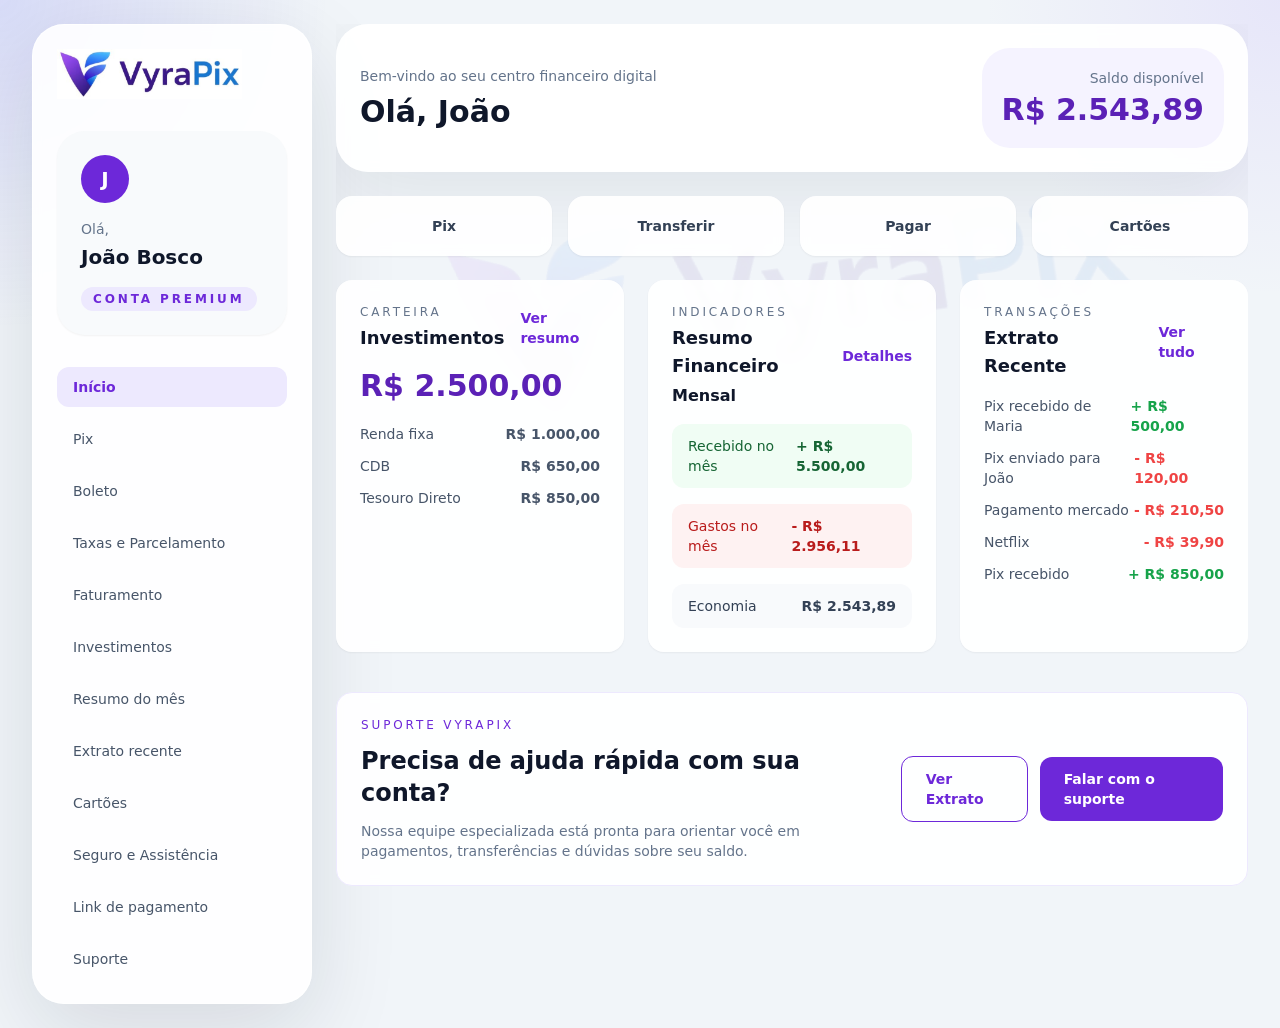
<file: index.html>
<!DOCTYPE html>
<html lang="pt-BR">
<head>
  <meta charset="UTF-8">
  <meta name="viewport" content="width=device-width, initial-scale=1.0">

  <title>VyraPix - Dashboard Financeiro</title>
  <meta name="description" content="Dashboard financeiro da VyraPix para controle de saldo, investimentos e transações.">

  <link
    rel="icon"
    href="data:image/svg+xml,<svg xmlns='http://www.w3.org/2000/svg' viewBox='0 0 100 100'><rect width='100' height='100' rx='20' fill='%236d28d9'/><text y='.9em' font-size='70' x='50%' dominant-baseline='middle' text-anchor='middle' fill='white'>V</text></svg>"
    type="image/svg+xml"
  >

  <link rel="stylesheet" href="css/tailwind.css">
  <link rel="stylesheet" href="css/style.css">
</head>

<body class="min-h-screen bg-slate-100 text-slate-800">
  <main class="min-h-screen bg-[radial-gradient(circle_at_top_left,_rgba(99,102,241,0.18),_transparent_20%),radial-gradient(circle_at_top_right,_rgba(167,139,250,0.14),_transparent_18%)]">
    <div class="mx-auto max-w-[1320px] px-5 py-6 lg:px-8">
      <div class="grid gap-6 xl:grid-cols-[280px_1fr]">

        <!-- Sidebar -->
        <aside class="rounded-[32px] border border-white/80 bg-white/90 p-4 xl:p-6 shadow-[0_28px_90px_rgba(15,23,42,0.12)] backdrop-blur-sm flex items-center gap-4 xl:block">

          <!-- Logo principal -->
          <div class="flex-shrink-0 xl:mb-8">
            <a href="#dashboard" class="logo-link" aria-label="VyraPix - Página inicial">
              <img
                src="img/logo.jpeg"
                alt="Logo VyraPix"
                class="dashboard-logo"
              >
            </a>
          </div>

          <!-- Perfil -->
          <div class="hidden xl:block profile-card mb-8 rounded-[28px] bg-slate-50 p-6 shadow-sm">
            <div class="avatar mb-4">J</div>

            <p class="text-sm text-slate-500">Olá,</p>
            <p class="mt-1 text-xl font-semibold text-slate-900">João Bosco</p>

            <span class="mt-4 inline-flex rounded-full bg-violet-100 px-3 py-1 text-xs font-semibold uppercase tracking-[0.24em] text-violet-700">
              Conta Premium
            </span>
          </div>

          <!-- Navegação interna da página -->
          <nav class="flex-1 min-w-0 flex gap-2 overflow-x-auto pb-1 xl:grid xl:gap-3 xl:flex-none xl:overflow-visible xl:pb-0 text-sm" aria-label="Navegação principal">
            <a class="menu-item active whitespace-nowrap flex-shrink-0" aria-current="page" href="#dashboard">Início</a>
            <a class="menu-item whitespace-nowrap flex-shrink-0" href="#pix">Pix</a>
            <a class="menu-item whitespace-nowrap flex-shrink-0" href="#boleto">Boleto</a>
            <a class="menu-item whitespace-nowrap flex-shrink-0" href="#taxas-parcelamento">Taxas e Parcelamento</a>
            <a class="menu-item whitespace-nowrap flex-shrink-0" href="#faturamento">Faturamento</a>
            <a class="menu-item whitespace-nowrap flex-shrink-0" href="#investimentos">Investimentos</a>
            <a class="menu-item whitespace-nowrap flex-shrink-0" href="#resumo-mes">Resumo do mês</a>
            <a class="menu-item whitespace-nowrap flex-shrink-0" href="#extrato">Extrato recente</a>
            <a class="menu-item whitespace-nowrap flex-shrink-0" href="#cartoes">Cartões</a>
            <a class="menu-item whitespace-nowrap flex-shrink-0" href="#seguro-assitencia">Seguro e Assistência</a>
            <a class="menu-item whitespace-nowrap flex-shrink-0" href="#link-de-pagamento">Link de pagamento</a>            
            <a class="menu-item whitespace-nowrap flex-shrink-0" href="#suporte">Suporte</a>
          </nav>
        </aside>

        <!-- Conteúdo principal -->
        <section id="dashboard" class="main-dashboard">

          <!-- Marca d'água -->
          <img
            src="img/logo-fundo.png"
            alt=""
            aria-hidden="true"
            class="dashboard-watermark"
          >

          <div class="dashboard-content">

            <!-- Cabeçalho do dashboard -->
            <header class="dashboard-header mb-6 rounded-[32px] bg-white p-6 shadow-[0_24px_80px_rgba(15,23,42,0.08)] backdrop-blur-sm">
              <div class="flex flex-col gap-4 xl:flex-row xl:items-center xl:justify-between">
                <div>
                  <p class="text-sm text-slate-500">Bem-vindo ao seu centro financeiro digital</p>
                  <h1 class="mt-2 text-3xl font-bold text-slate-900">Olá, João</h1>
                </div>

                <div class="rounded-[28px] bg-violet-50 p-5 text-right">
                  <p class="text-sm text-slate-500">Saldo disponível</p>
                  <p class="mt-1 text-3xl font-bold text-violet-800">R$ 2.543,89</p>
                </div>
              </div>
            </header>

            <!-- Atalhos -->
            <div class="grid gap-4 sm:grid-cols-2 xl:grid-cols-4 mb-6">
              <a href="#extrato" class="quick-card">Pix</a>
              <a href="#extrato" class="quick-card">Transferir</a>
              <a href="#extrato" class="quick-card">Pagar</a>
              <a href="#resumo-mes" class="quick-card">Cartões</a>
            </div>

            <!-- Cards principais -->
            <div class="grid gap-6 xl:grid-cols-3">

              <!-- Card Investimentos -->
              <article id="investimentos" class="card">
                <div class="mb-4 flex items-center justify-between gap-4">
                  <div>
                    <p class="text-xs uppercase tracking-[0.24em] text-slate-500">Carteira</p>
                    <h2 class="card-title">Investimentos</h2>
                  </div>

                  <a href="#resumo-mes" class="text-sm font-semibold text-violet-700 hover:underline">Ver resumo</a>
                </div>

                <p class="text-3xl font-bold text-violet-800 mb-5">R$ 2.500,00</p>

                <div class="space-y-3">
                  <div class="info-line">
                    <span>Renda fixa</span>
                    <strong>R$ 1.000,00</strong>
                  </div>

                  <div class="info-line">
                    <span>CDB</span>
                    <strong>R$ 650,00</strong>
                  </div>

                  <div class="info-line">
                    <span>Tesouro Direto</span>
                    <strong>R$ 850,00</strong>
                  </div>
                </div>
              </article>

              <!-- Card Resumo Financeiro -->
              <article id="resumo-mes" class="card">
                <div class="mb-4 flex items-center justify-between gap-4">
                  <div>
                    <p class="text-xs uppercase tracking-[0.24em] text-slate-500">Indicadores</p>
                    <h2 class="card-title">Resumo Financeiro</h2>
                    <p class="mt-1 font-semibold text-slate-900">Mensal</p>
                  </div>

                  <a href="#resumo-mes" class="text-sm font-semibold text-violet-700 hover:underline">Detalhes</a>
                </div>

                <div class="space-y-4">
                  <div class="summary positive">
                    <span>Recebido no mês</span>
                    <strong>+ R$ 5.500,00</strong>
                  </div>

                  <div class="summary negative">
                    <span>Gastos no mês</span>
                    <strong>- R$ 2.956,11</strong>
                  </div>

                  <div class="summary neutral">
                    <span>Economia</span>
                    <strong>R$ 2.543,89</strong>
                  </div>
                </div>
              </article>

              <!-- Card Extrato -->
              <article id="extrato" class="card">
                <div class="mb-4 flex items-center justify-between gap-4">
                  <div>
                    <p class="text-xs uppercase tracking-[0.24em] text-slate-500">Transações</p>
                    <h2 class="card-title">Extrato Recente</h2>
                  </div>

                  <a href="#extrato" class="text-sm font-semibold text-violet-700 hover:underline">Ver tudo</a>
                </div>

                <div class="space-y-3 text-sm">
                  <div class="info-line">
                    <span>Pix recebido de Maria</span>
                    <strong class="text-green-600">+ R$ 500,00</strong>
                  </div>

                  <div class="info-line">
                    <span>Pix enviado para João</span>
                    <strong class="text-red-500">- R$ 120,00</strong>
                  </div>

                  <div class="info-line">
                    <span>Pagamento mercado</span>
                    <strong class="text-red-500">- R$ 210,50</strong>
                  </div>

                  <div class="info-line">
                    <span>Netflix</span>
                    <strong class="text-red-500">- R$ 39,90</strong>
                  </div>

                  <div class="info-line">
                    <span>Pix recebido</span>
                    <strong class="text-green-600">+ R$ 850,00</strong>
                  </div>
                </div>
              </article>
            </div>

            <!-- Suporte -->
            <section id="suporte" class="support-panel mt-10">
              <div class="grid gap-6 lg:grid-cols-[1.6fr_1fr] items-center">
                <div>
                  <p class="text-xs uppercase tracking-[0.24em] text-violet-700">Suporte VyraPix</p>

                  <h3 class="mt-3 text-2xl font-bold text-slate-900">
                    Precisa de ajuda rápida com sua conta?
                  </h3>

                  <p class="mt-3 text-sm text-slate-500 max-w-2xl">
                    Nossa equipe especializada está pronta para orientar você em pagamentos,
                    transferências e dúvidas sobre seu saldo.
                  </p>
                </div>

                <div class="flex flex-col gap-3 sm:flex-row sm:items-center sm:justify-end">
                  <a href="#extrato" class="button-secondary">Ver Extrato</a>
                  <a href="mailto:suporte@vyrapix.com" class="button-primary">Falar com o suporte</a>
                </div>
              </div>
            </section>

          </div>
        </section>

      </div>
    </div>
  </main>
</body>
</html>
</file>
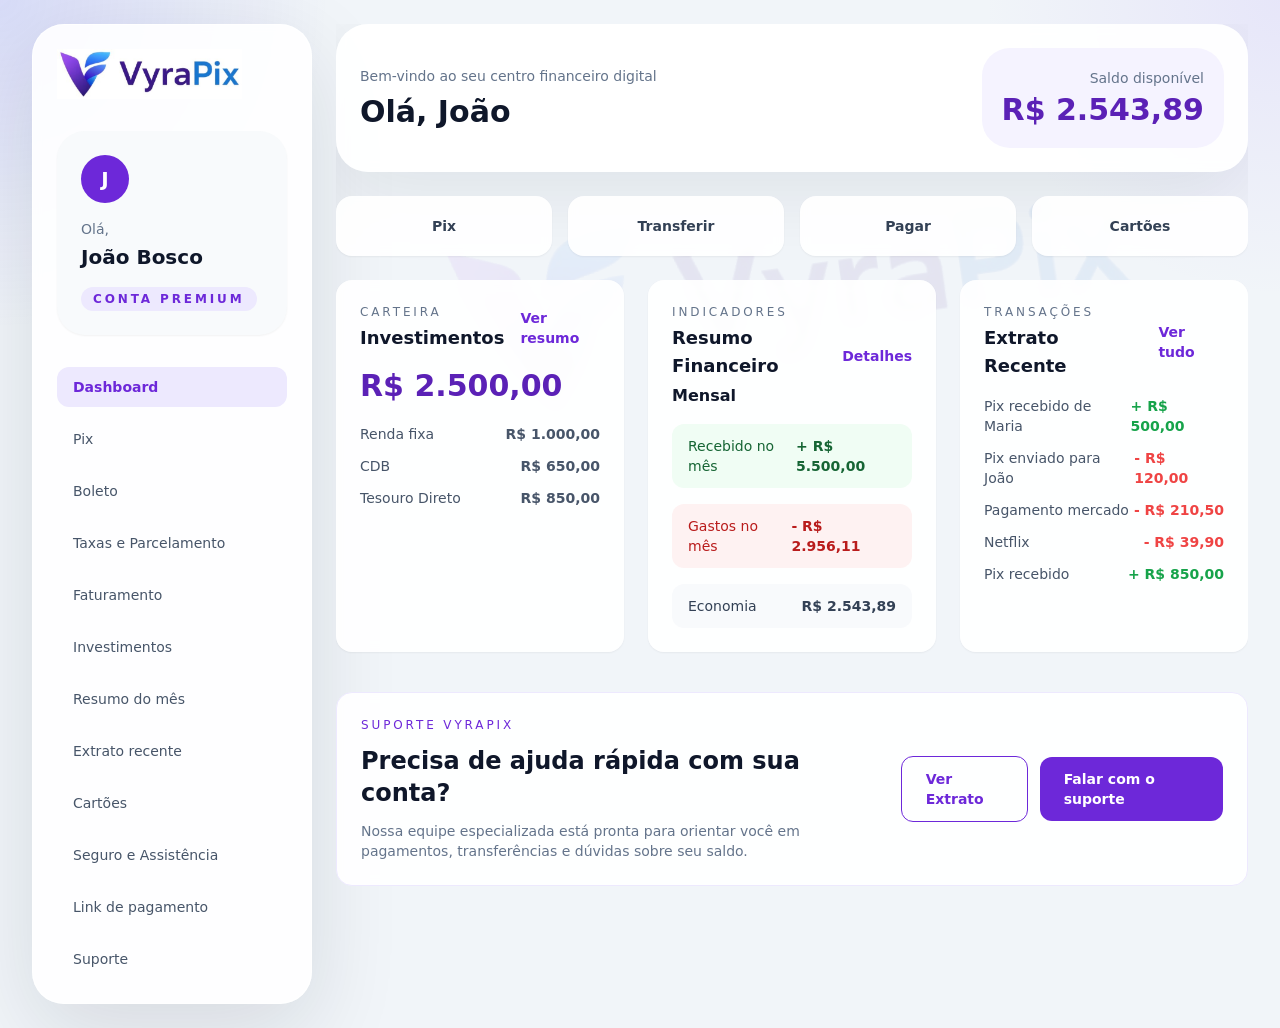
<file: Dashboard.html>
<!DOCTYPE html>
<html lang="pt-BR">
<head>
  <meta charset="UTF-8">
  <meta name="viewport" content="width=device-width, initial-scale=1.0">

  <title>VyraPix - Dashboard Financeiro</title>
  <meta name="description" content="Dashboard financeiro da VyraPix para controle de saldo, investimentos e transações.">

  <link
    rel="icon"
    href="data:image/svg+xml,<svg xmlns='http://www.w3.org/2000/svg' viewBox='0 0 100 100'><rect width='100' height='100' rx='20' fill='%236d28d9'/><text y='.9em' font-size='70' x='50%' dominant-baseline='middle' text-anchor='middle' fill='white'>V</text></svg>"
    type="image/svg+xml"
  >

  <link rel="stylesheet" href="css/tailwind.css">
  <link rel="stylesheet" href="css/style.css">
</head>

<body class="min-h-screen bg-slate-100 text-slate-800">
  <main class="min-h-screen bg-[radial-gradient(circle_at_top_left,_rgba(99,102,241,0.18),_transparent_20%),radial-gradient(circle_at_top_right,_rgba(167,139,250,0.14),_transparent_18%)]">
    <div class="mx-auto max-w-[1320px] px-5 py-6 lg:px-8">
      <div class="grid gap-6 xl:grid-cols-[280px_1fr]">

        <!-- Sidebar -->
        <aside class="rounded-[32px] border border-white/80 bg-white/90 p-4 xl:p-6 shadow-[0_28px_90px_rgba(15,23,42,0.12)] backdrop-blur-sm flex items-center gap-4 xl:block">

          <!-- Logo principal -->
          <div class="flex-shrink-0 xl:mb-8">
            <a href="#dashboard" class="logo-link" aria-label="VyraPix - Página inicial">
              <img
                src="img/logo.jpeg"
                alt="Logo VyraPix"
                class="dashboard-logo"
              >
            </a>
          </div>

          <!-- Perfil -->
          <div class="hidden xl:block profile-card mb-8 rounded-[28px] bg-slate-50 p-6 shadow-sm">
            <div class="avatar mb-4">J</div>

            <p class="text-sm text-slate-500">Olá,</p>
            <p class="mt-1 text-xl font-semibold text-slate-900">João Bosco</p>

            <span class="mt-4 inline-flex rounded-full bg-violet-100 px-3 py-1 text-xs font-semibold uppercase tracking-[0.24em] text-violet-700">
              Conta Premium
            </span>
          </div>

          <!-- Navegação interna da página -->
          <nav class="flex-1 min-w-0 flex gap-2 overflow-x-auto pb-1 xl:grid xl:gap-3 xl:flex-none xl:overflow-visible xl:pb-0 text-sm" aria-label="Navegação principal">
            <a class="menu-item active whitespace-nowrap flex-shrink-0" aria-current="page" href="#dashboard">Dashboard</a>
            <a class="menu-item whitespace-nowrap flex-shrink-0" href="#pix">Pix</a>
            <a class="menu-item whitespace-nowrap flex-shrink-0" href="#boleto">Boleto</a>
            <a class="menu-item whitespace-nowrap flex-shrink-0" href="#taxas-parcelamento">Taxas e Parcelamento</a>
            <a class="menu-item whitespace-nowrap flex-shrink-0" href="#faturamento">Faturamento</a>
            <a class="menu-item whitespace-nowrap flex-shrink-0" href="#investimentos">Investimentos</a>
            <a class="menu-item whitespace-nowrap flex-shrink-0" href="#resumo-mes">Resumo do mês</a>
            <a class="menu-item whitespace-nowrap flex-shrink-0" href="#extrato">Extrato recente</a>
            <a class="menu-item whitespace-nowrap flex-shrink-0" href="#cartoes">Cartões</a>
            <a class="menu-item whitespace-nowrap flex-shrink-0" href="#seguro-assitencia">Seguro e Assistência</a>
            <a class="menu-item whitespace-nowrap flex-shrink-0" href="#link-de-pagamento">Link de pagamento</a>            
            <a class="menu-item whitespace-nowrap flex-shrink-0" href="#suporte">Suporte</a>
          </nav>
        </aside>

        <!-- Conteúdo principal -->
        <section id="dashboard" class="main-dashboard">

          <!-- Marca d'água -->
          <img
            src="img/logo-fundo.png"
            alt=""
            aria-hidden="true"
            class="dashboard-watermark"
          >

          <div class="dashboard-content">

            <!-- Cabeçalho do dashboard -->
            <header class="dashboard-header mb-6 rounded-[32px] bg-white p-6 shadow-[0_24px_80px_rgba(15,23,42,0.08)] backdrop-blur-sm">
              <div class="flex flex-col gap-4 xl:flex-row xl:items-center xl:justify-between">
                <div>
                  <p class="text-sm text-slate-500">Bem-vindo ao seu centro financeiro digital</p>
                  <h1 class="mt-2 text-3xl font-bold text-slate-900">Olá, João</h1>
                </div>

                <div class="rounded-[28px] bg-violet-50 p-5 text-right">
                  <p class="text-sm text-slate-500">Saldo disponível</p>
                  <p class="mt-1 text-3xl font-bold text-violet-800">R$ 2.543,89</p>
                </div>
              </div>
            </header>

            <!-- Atalhos -->
            <div class="grid gap-4 sm:grid-cols-2 xl:grid-cols-4 mb-6">
              <a href="#extrato" class="quick-card">Pix</a>
              <a href="#extrato" class="quick-card">Transferir</a>
              <a href="#extrato" class="quick-card">Pagar</a>
              <a href="#resumo-mes" class="quick-card">Cartões</a>
            </div>

            <!-- Cards principais -->
            <div class="grid gap-6 xl:grid-cols-3">

              <!-- Card Investimentos -->
              <article id="investimentos" class="card">
                <div class="mb-4 flex items-center justify-between gap-4">
                  <div>
                    <p class="text-xs uppercase tracking-[0.24em] text-slate-500">Carteira</p>
                    <h2 class="card-title">Investimentos</h2>
                  </div>

                  <a href="#resumo-mes" class="text-sm font-semibold text-violet-700 hover:underline">Ver resumo</a>
                </div>

                <p class="text-3xl font-bold text-violet-800 mb-5">R$ 2.500,00</p>

                <div class="space-y-3">
                  <div class="info-line">
                    <span>Renda fixa</span>
                    <strong>R$ 1.000,00</strong>
                  </div>

                  <div class="info-line">
                    <span>CDB</span>
                    <strong>R$ 650,00</strong>
                  </div>

                  <div class="info-line">
                    <span>Tesouro Direto</span>
                    <strong>R$ 850,00</strong>
                  </div>
                </div>
              </article>

              <!-- Card Resumo Financeiro -->
              <article id="resumo-mes" class="card">
                <div class="mb-4 flex items-center justify-between gap-4">
                  <div>
                    <p class="text-xs uppercase tracking-[0.24em] text-slate-500">Indicadores</p>
                    <h2 class="card-title">Resumo Financeiro</h2>
                    <p class="mt-1 font-semibold text-slate-900">Mensal</p>
                  </div>

                  <a href="#resumo-mes" class="text-sm font-semibold text-violet-700 hover:underline">Detalhes</a>
                </div>

                <div class="space-y-4">
                  <div class="summary positive">
                    <span>Recebido no mês</span>
                    <strong>+ R$ 5.500,00</strong>
                  </div>

                  <div class="summary negative">
                    <span>Gastos no mês</span>
                    <strong>- R$ 2.956,11</strong>
                  </div>

                  <div class="summary neutral">
                    <span>Economia</span>
                    <strong>R$ 2.543,89</strong>
                  </div>
                </div>
              </article>

              <!-- Card Extrato -->
              <article id="extrato" class="card">
                <div class="mb-4 flex items-center justify-between gap-4">
                  <div>
                    <p class="text-xs uppercase tracking-[0.24em] text-slate-500">Transações</p>
                    <h2 class="card-title">Extrato Recente</h2>
                  </div>

                  <a href="#extrato" class="text-sm font-semibold text-violet-700 hover:underline">Ver tudo</a>
                </div>

                <div class="space-y-3 text-sm">
                  <div class="info-line">
                    <span>Pix recebido de Maria</span>
                    <strong class="text-green-600">+ R$ 500,00</strong>
                  </div>

                  <div class="info-line">
                    <span>Pix enviado para João</span>
                    <strong class="text-red-500">- R$ 120,00</strong>
                  </div>

                  <div class="info-line">
                    <span>Pagamento mercado</span>
                    <strong class="text-red-500">- R$ 210,50</strong>
                  </div>

                  <div class="info-line">
                    <span>Netflix</span>
                    <strong class="text-red-500">- R$ 39,90</strong>
                  </div>

                  <div class="info-line">
                    <span>Pix recebido</span>
                    <strong class="text-green-600">+ R$ 850,00</strong>
                  </div>
                </div>
              </article>
            </div>

            <!-- Suporte -->
            <section id="suporte" class="support-panel mt-10">
              <div class="grid gap-6 lg:grid-cols-[1.6fr_1fr] items-center">
                <div>
                  <p class="text-xs uppercase tracking-[0.24em] text-violet-700">Suporte VyraPix</p>

                  <h3 class="mt-3 text-2xl font-bold text-slate-900">
                    Precisa de ajuda rápida com sua conta?
                  </h3>

                  <p class="mt-3 text-sm text-slate-500 max-w-2xl">
                    Nossa equipe especializada está pronta para orientar você em pagamentos,
                    transferências e dúvidas sobre seu saldo.
                  </p>
                </div>

                <div class="flex flex-col gap-3 sm:flex-row sm:items-center sm:justify-end">
                  <a href="#extrato" class="button-secondary">Ver Extrato</a>
                  <a href="mailto:suporte@vyrapix.com" class="button-primary">Falar com o suporte</a>
                </div>
              </div>
            </section>

          </div>
        </section>

      </div>
    </div>
  </main>
</body>
</html>
</file>
<file: css/style.css>
/* =========================================================
   VyraPix - Estilos personalizados do Dashboard
   Arquivo separado para manter o HTML mais limpo e profissional.
   ========================================================= */

/* Área principal onde a marca d'água fica posicionada */
.main-dashboard {
  position: relative;
  overflow: hidden;
}

/* Conteúdo principal acima da marca d'água */
.dashboard-content {
  position: relative;
  z-index: 1;
}

/* Link da logo na sidebar */
.logo-link {
  display: flex;
  align-items: center;
  justify-content: flex-start;
}

/* Logo principal da sidebar */
.dashboard-logo {
  display: block;
  width: 185px;
  max-width: 100%;
  height: auto;
  object-fit: contain;
}

/* Marca d'água no fundo do dashboard */
.dashboard-watermark {
  position: absolute;
  top: 170px;
  left: 50%;
  z-index: 0;
  width: min(700px, 76%);
  transform: translateX(-50%) rotate(-8deg);
  opacity: 0.075;
  pointer-events: none;
  user-select: none;
}

/* Deixa os cards levemente translúcidos para a marca d'água aparecer de forma sutil */
.card,
.quick-card,
.support-panel {
  background-color: rgba(255, 255, 255, 0.92);
  backdrop-filter: blur(6px);
}

/* Cabeçalho principal do dashboard */
.dashboard-header {
  background-color: rgba(255, 255, 255, 0.94);
  backdrop-filter: blur(6px);
}

/* Ajustes para telas menores */
@media (max-width: 1279px) {
  .logo-link {
    justify-content: center;
  }
}

@media (max-width: 768px) {
  .dashboard-logo {
    width: 150px;
  }

  .dashboard-watermark {
    top: 240px;
    width: 430px;
    opacity: 0.045;
  }
}
</file>
